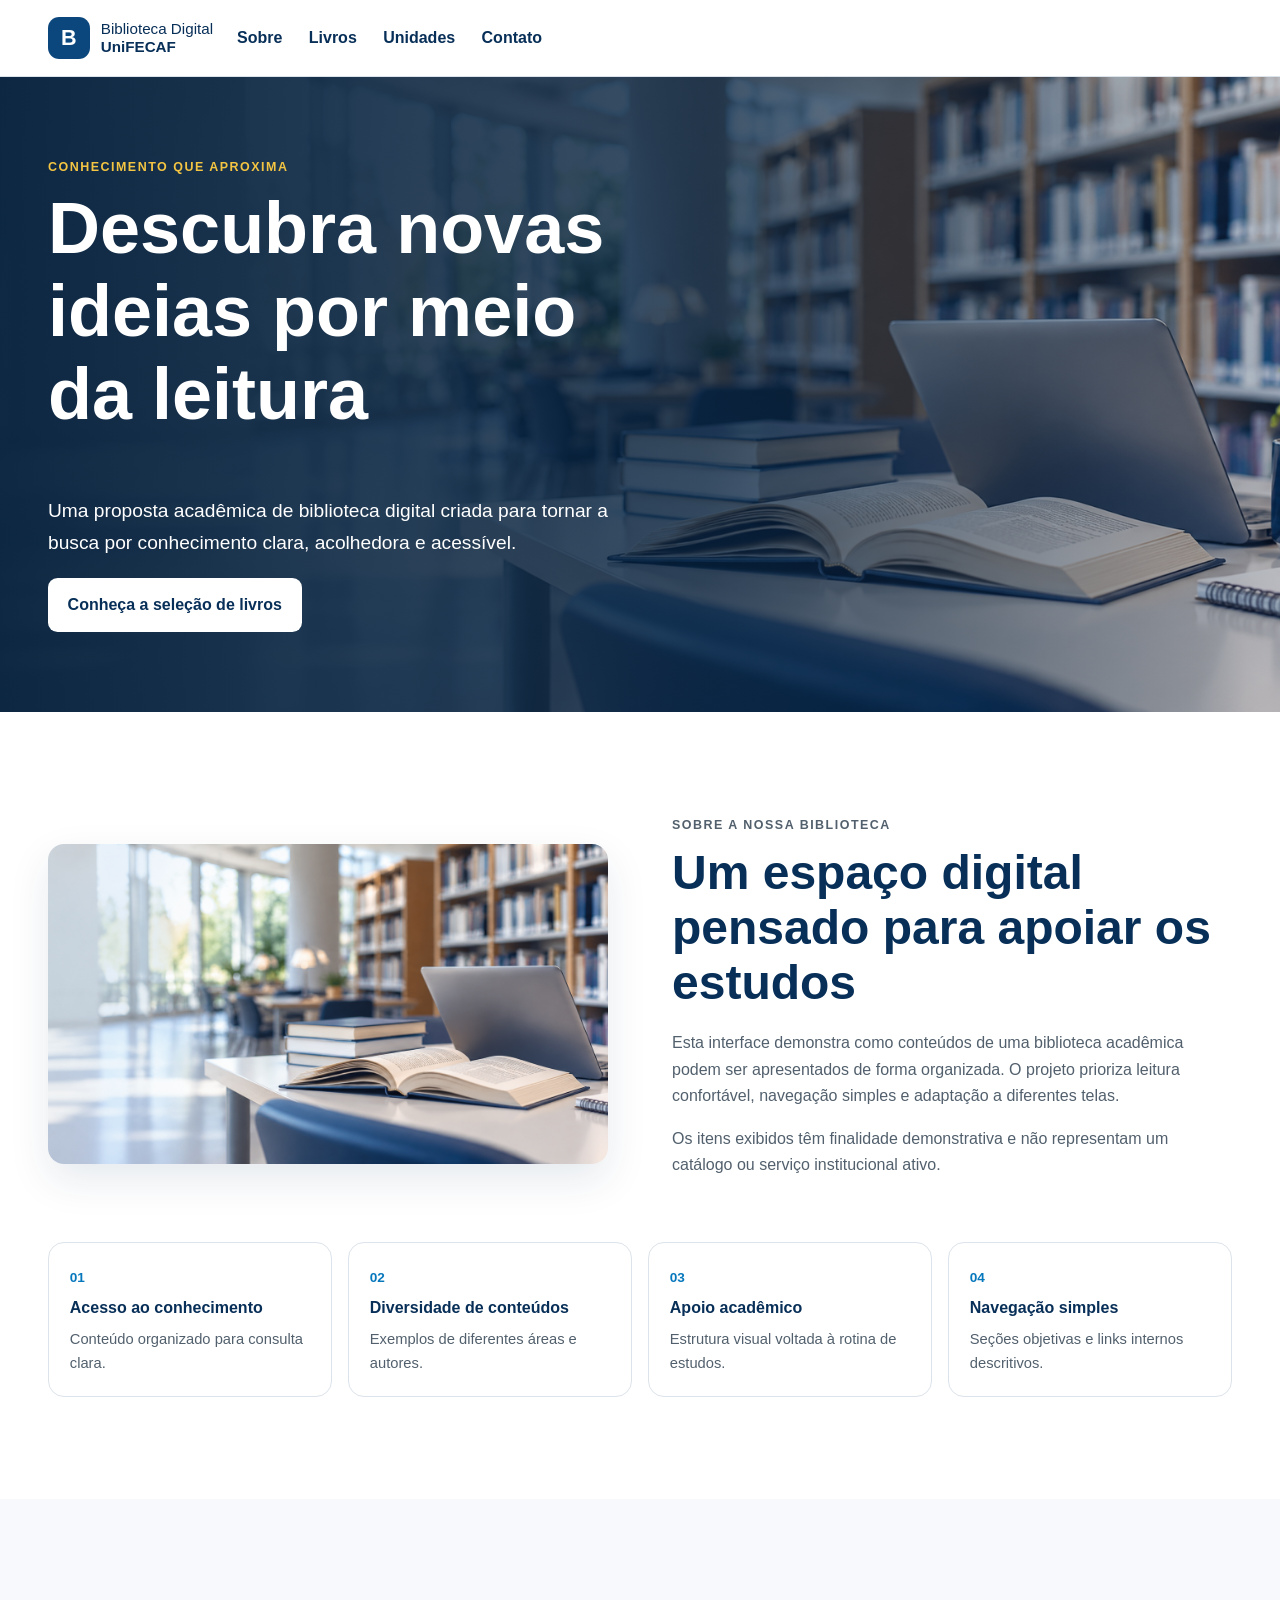
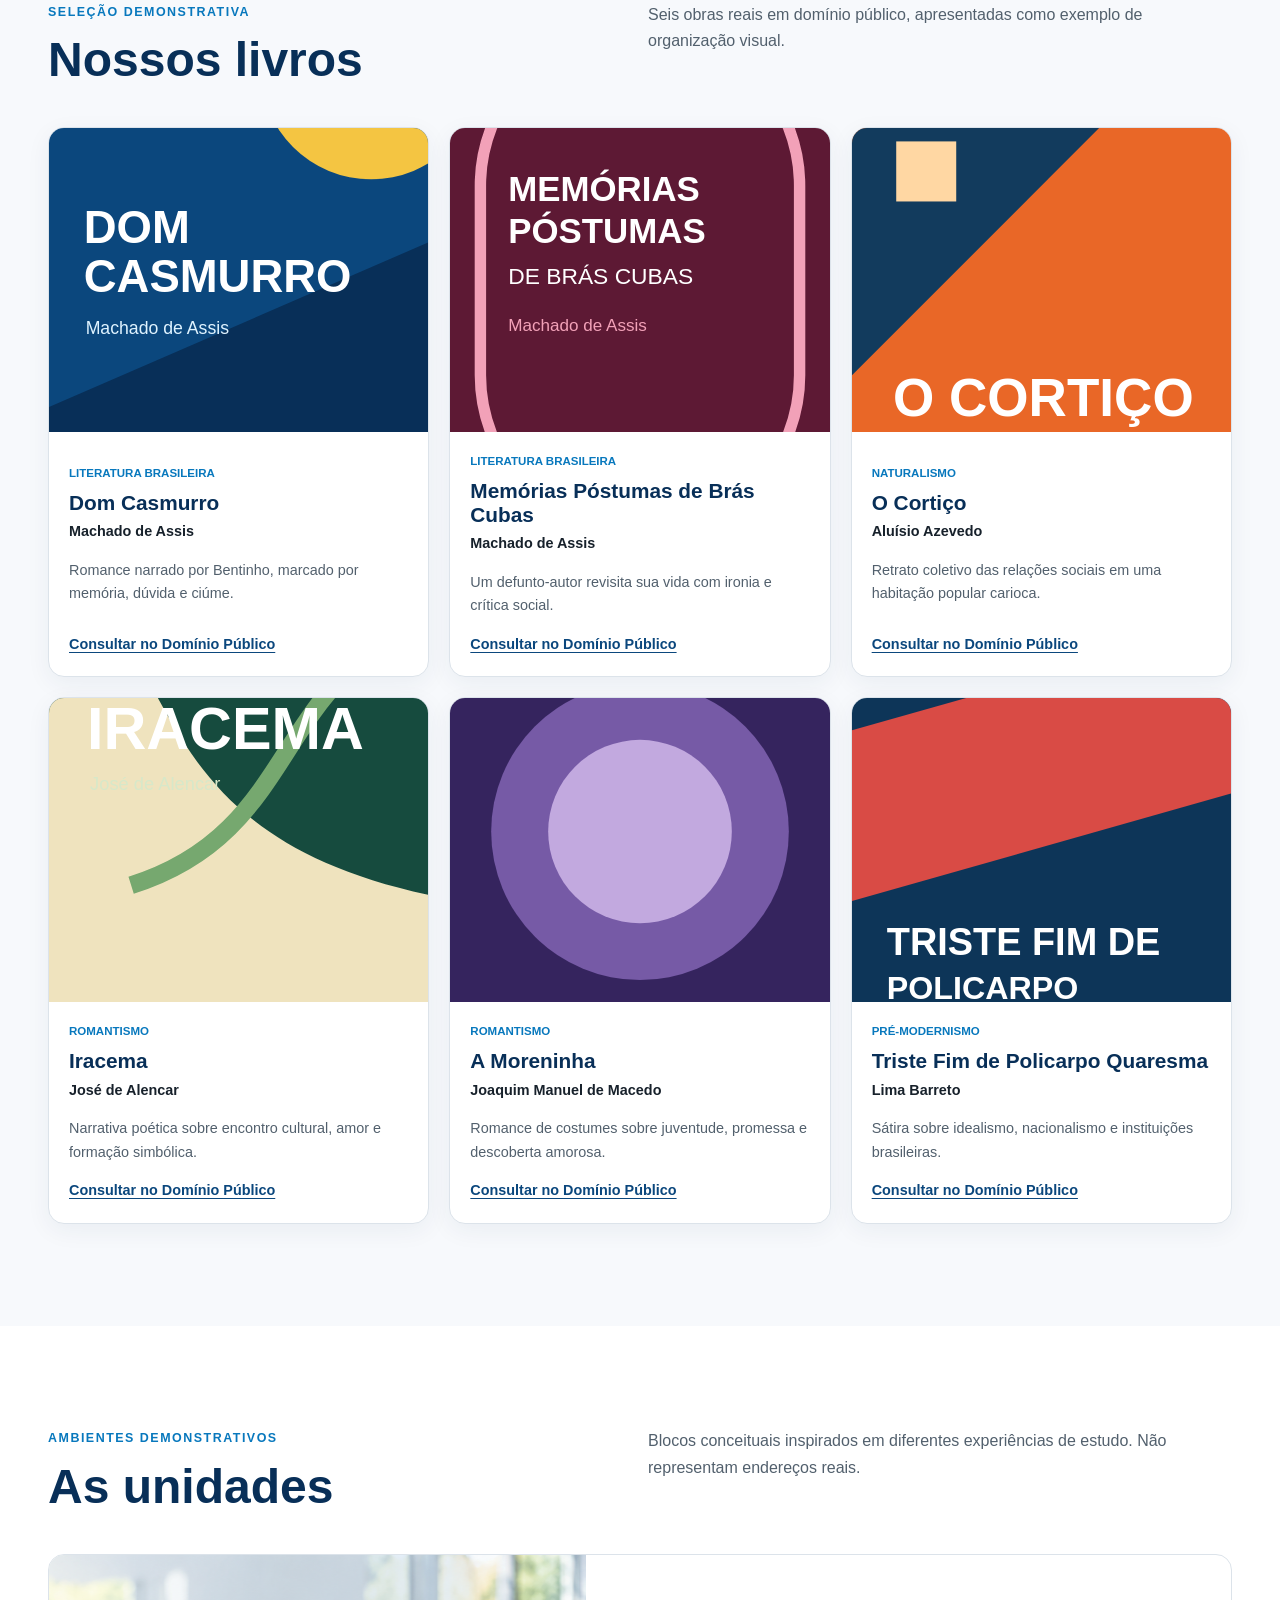
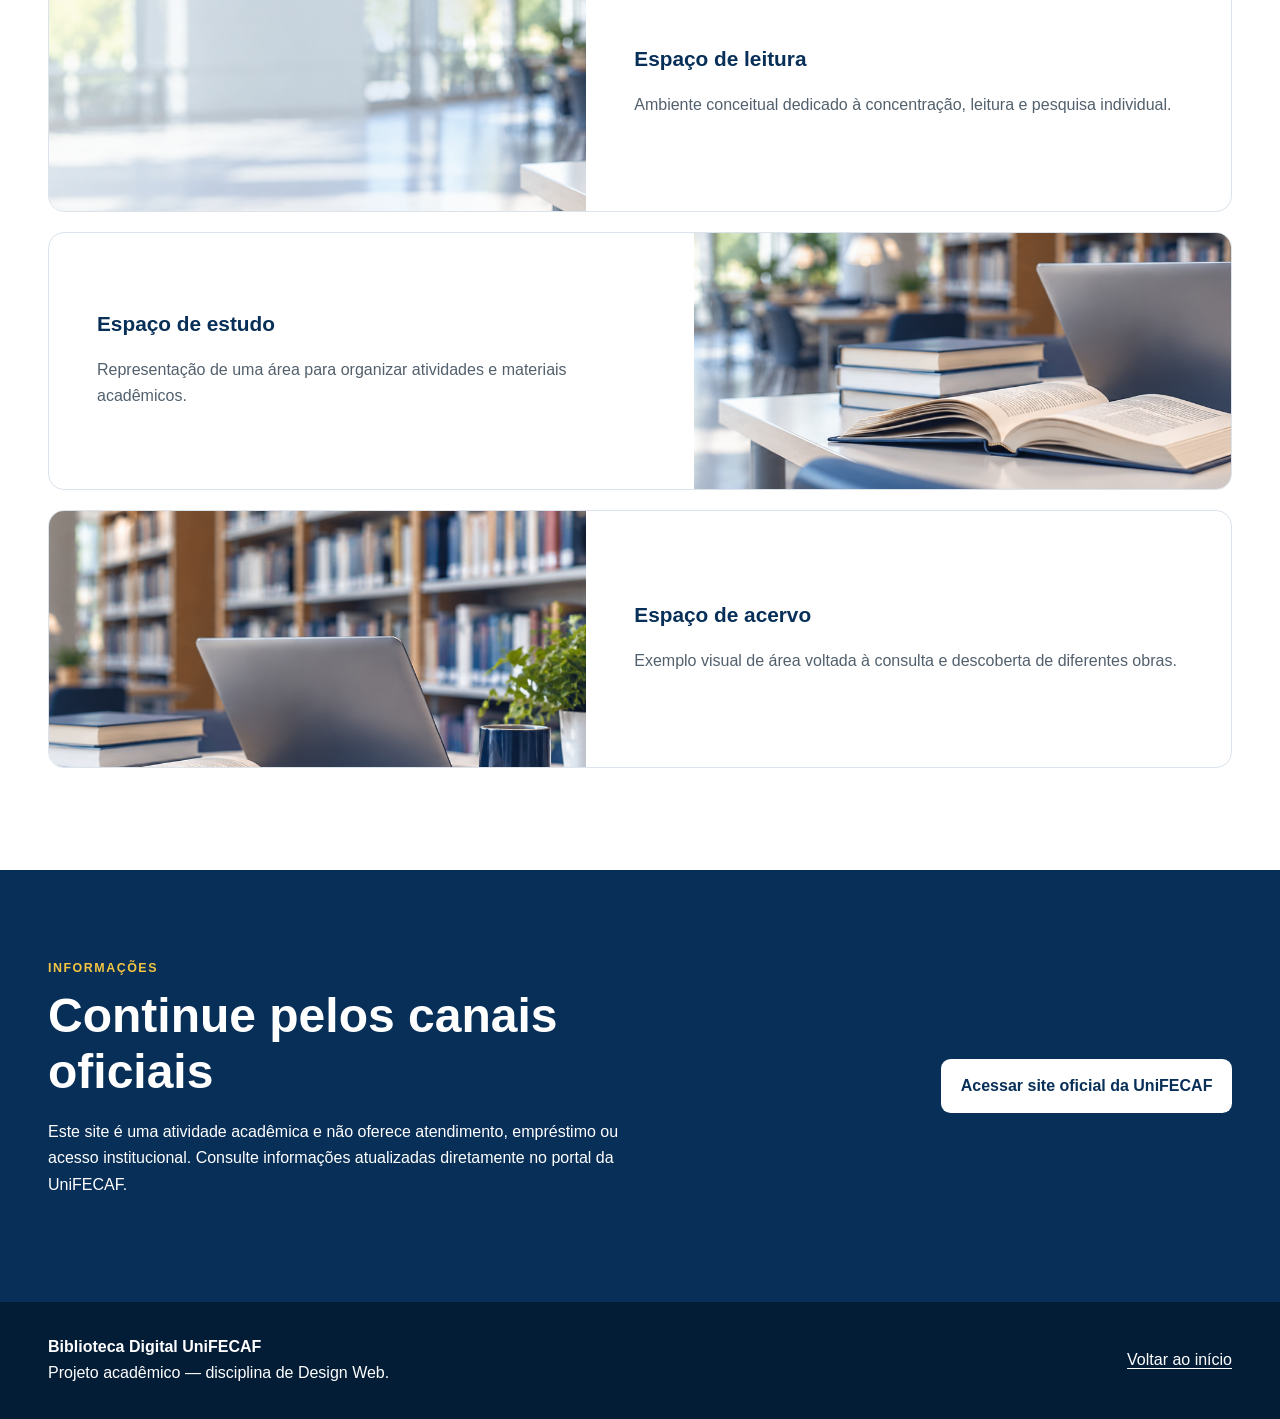
<file: index.html>
<!DOCTYPE html>
<html lang="pt-BR">
<head>
  <meta charset="UTF-8">
  <meta name="viewport" content="width=device-width, initial-scale=1.0">
  <meta name="description" content="Projeto acadêmico de uma interface responsiva para a Biblioteca Digital UniFECAF.">
  <title>Biblioteca Digital UniFECAF</title>
  <link rel="stylesheet" href="css/style.css">
</head>
<body>
  <a class="pular-conteudo" href="#conteudo">Pular para o conteúdo principal</a>

  <header class="cabecalho">
    <div class="container cabecalho__conteudo">
      <a class="marca" href="#inicio" aria-label="Biblioteca Digital UniFECAF — início">
        <span class="marca__simbolo" aria-hidden="true">B</span>
        <span>Biblioteca Digital <strong>UniFECAF</strong></span>
      </a>
      <nav aria-label="Navegação principal">
        <ul class="menu">
          <li><a href="#sobre">Sobre</a></li>
          <li><a href="#livros">Livros</a></li>
          <li><a href="#unidades">Unidades</a></li>
          <li><a href="#contato">Contato</a></li>
        </ul>
      </nav>
    </div>
  </header>

  <main id="conteudo">
    <section class="hero" id="inicio" aria-labelledby="titulo-principal">
      <img class="hero__imagem" src="assets/imagens/banner-biblioteca.png" alt="Livros abertos sobre mesa de estudos em uma biblioteca contemporânea">
      <div class="hero__sobreposicao" aria-hidden="true"></div>
      <div class="container hero__conteudo">
        <p class="rotulo">Conhecimento que aproxima</p>
        <h1 id="titulo-principal">Descubra novas ideias por meio da leitura</h1>
        <p>Uma proposta acadêmica de biblioteca digital criada para tornar a busca por conhecimento clara, acolhedora e acessível.</p>
        <a class="botao botao--claro" href="#livros">Conheça a seleção de livros</a>
      </div>
    </section>

    <section class="secao" id="sobre" aria-labelledby="titulo-sobre">
      <div class="container">
        <div class="sobre">
          <div class="sobre__imagem">
            <img src="assets/imagens/banner-biblioteca.png" alt="Ambiente de leitura com livros, notebook e estantes ao fundo">
          </div>
          <div class="sobre__texto">
            <p class="rotulo rotulo--azul">Sobre a nossa biblioteca</p>
            <h2 id="titulo-sobre">Um espaço digital pensado para apoiar os estudos</h2>
            <p>Esta interface demonstra como conteúdos de uma biblioteca acadêmica podem ser apresentados de forma organizada. O projeto prioriza leitura confortável, navegação simples e adaptação a diferentes telas.</p>
            <p>Os itens exibidos têm finalidade demonstrativa e não representam um catálogo ou serviço institucional ativo.</p>
          </div>
        </div>

        <ul class="beneficios" aria-label="Destaques da proposta">
          <li><span aria-hidden="true">01</span><strong>Acesso ao conhecimento</strong><p>Conteúdo organizado para consulta clara.</p></li>
          <li><span aria-hidden="true">02</span><strong>Diversidade de conteúdos</strong><p>Exemplos de diferentes áreas e autores.</p></li>
          <li><span aria-hidden="true">03</span><strong>Apoio acadêmico</strong><p>Estrutura visual voltada à rotina de estudos.</p></li>
          <li><span aria-hidden="true">04</span><strong>Navegação simples</strong><p>Seções objetivas e links internos descritivos.</p></li>
        </ul>
      </div>
    </section>

    <section class="secao secao--cinza" id="livros" aria-labelledby="titulo-livros">
      <div class="container">
        <div class="cabecalho-secao">
          <div>
            <p class="rotulo rotulo--azul">Seleção demonstrativa</p>
            <h2 id="titulo-livros">Nossos livros</h2>
          </div>
          <p>Seis obras reais em domínio público, apresentadas como exemplo de organização visual.</p>
        </div>

        <div class="grade-livros">
          <article class="card-livro">
            <img src="assets/imagens/capa-dom-casmurro.svg" alt="Capa ilustrativa de Dom Casmurro, em tons de azul e amarelo">
            <div class="card-livro__conteudo"><p class="categoria">Literatura brasileira</p><h3>Dom Casmurro</h3><p class="autor">Machado de Assis</p><p>Romance narrado por Bentinho, marcado por memória, dúvida e ciúme.</p><a href="https://www.dominiopublico.gov.br/" target="_blank" rel="noopener noreferrer">Consultar no Domínio Público <span class="sr-only">— abre em nova aba</span></a></div>
          </article>
          <article class="card-livro">
            <img src="assets/imagens/capa-memorias-postumas.svg" alt="Capa ilustrativa de Memórias Póstumas de Brás Cubas, em tons de vinho e rosa">
            <div class="card-livro__conteudo"><p class="categoria">Literatura brasileira</p><h3>Memórias Póstumas de Brás Cubas</h3><p class="autor">Machado de Assis</p><p>Um defunto-autor revisita sua vida com ironia e crítica social.</p><a href="https://www.dominiopublico.gov.br/" target="_blank" rel="noopener noreferrer">Consultar no Domínio Público <span class="sr-only">— abre em nova aba</span></a></div>
          </article>
          <article class="card-livro">
            <img src="assets/imagens/capa-o-cortico.svg" alt="Capa ilustrativa de O Cortiço, em tons de laranja e azul">
            <div class="card-livro__conteudo"><p class="categoria">Naturalismo</p><h3>O Cortiço</h3><p class="autor">Aluísio Azevedo</p><p>Retrato coletivo das relações sociais em uma habitação popular carioca.</p><a href="https://www.dominiopublico.gov.br/" target="_blank" rel="noopener noreferrer">Consultar no Domínio Público <span class="sr-only">— abre em nova aba</span></a></div>
          </article>
          <article class="card-livro">
            <img src="assets/imagens/capa-iracema.svg" alt="Capa ilustrativa de Iracema, em tons de verde e creme">
            <div class="card-livro__conteudo"><p class="categoria">Romantismo</p><h3>Iracema</h3><p class="autor">José de Alencar</p><p>Narrativa poética sobre encontro cultural, amor e formação simbólica.</p><a href="https://www.dominiopublico.gov.br/" target="_blank" rel="noopener noreferrer">Consultar no Domínio Público <span class="sr-only">— abre em nova aba</span></a></div>
          </article>
          <article class="card-livro">
            <img src="assets/imagens/capa-a-moreninha.svg" alt="Capa ilustrativa de A Moreninha, em tons de roxo e lilás">
            <div class="card-livro__conteudo"><p class="categoria">Romantismo</p><h3>A Moreninha</h3><p class="autor">Joaquim Manuel de Macedo</p><p>Romance de costumes sobre juventude, promessa e descoberta amorosa.</p><a href="https://www.dominiopublico.gov.br/" target="_blank" rel="noopener noreferrer">Consultar no Domínio Público <span class="sr-only">— abre em nova aba</span></a></div>
          </article>
          <article class="card-livro">
            <img src="assets/imagens/capa-triste-fim.svg" alt="Capa ilustrativa de Triste Fim de Policarpo Quaresma, em tons de azul e vermelho">
            <div class="card-livro__conteudo"><p class="categoria">Pré-modernismo</p><h3>Triste Fim de Policarpo Quaresma</h3><p class="autor">Lima Barreto</p><p>Sátira sobre idealismo, nacionalismo e instituições brasileiras.</p><a href="https://www.dominiopublico.gov.br/" target="_blank" rel="noopener noreferrer">Consultar no Domínio Público <span class="sr-only">— abre em nova aba</span></a></div>
          </article>
        </div>
      </div>
    </section>

    <section class="secao" id="unidades" aria-labelledby="titulo-unidades">
      <div class="container">
        <div class="cabecalho-secao">
          <div><p class="rotulo rotulo--azul">Ambientes demonstrativos</p><h2 id="titulo-unidades">As unidades</h2></div>
          <p>Blocos conceituais inspirados em diferentes experiências de estudo. Não representam endereços reais.</p>
        </div>
        <div class="grade-unidades">
          <article class="unidade"><div class="unidade__imagem unidade__imagem--leitura" role="img" aria-label="Recorte de ambiente de leitura iluminado"></div><div><h3>Espaço de leitura</h3><p>Ambiente conceitual dedicado à concentração, leitura e pesquisa individual.</p></div></article>
          <article class="unidade"><div class="unidade__imagem unidade__imagem--estudo" role="img" aria-label="Recorte de mesa de estudos com livros e notebook"></div><div><h3>Espaço de estudo</h3><p>Representação de uma área para organizar atividades e materiais acadêmicos.</p></div></article>
          <article class="unidade"><div class="unidade__imagem unidade__imagem--acervo" role="img" aria-label="Recorte de estantes com livros em biblioteca"></div><div><h3>Espaço de acervo</h3><p>Exemplo visual de área voltada à consulta e descoberta de diferentes obras.</p></div></article>
        </div>
      </div>
    </section>

    <section class="contato" id="contato" aria-labelledby="titulo-contato">
      <div class="container contato__conteudo">
        <div><p class="rotulo">Informações</p><h2 id="titulo-contato">Continue pelos canais oficiais</h2><p>Este site é uma atividade acadêmica e não oferece atendimento, empréstimo ou acesso institucional. Consulte informações atualizadas diretamente no portal da UniFECAF.</p></div>
        <a class="botao botao--claro" href="https://www.unifecaf.com.br/" target="_blank" rel="noopener noreferrer">Acessar site oficial da UniFECAF <span class="sr-only">— abre em nova aba</span></a>
      </div>
    </section>
  </main>

  <footer class="rodape">
    <div class="container rodape__conteudo"><p><strong>Biblioteca Digital UniFECAF</strong><br>Projeto acadêmico — disciplina de Design Web.</p><a href="#inicio">Voltar ao início</a></div>
  </footer>
</body>
</html>
</file>
<file: css/style.css>
:root {
  --azul-900: #082f58;
  --azul-800: #0b477d;
  --azul-600: #0878bd;
  --azul-100: #dff3ff;
  --amarelo: #f4c542;
  --branco: #ffffff;
  --cinza-050: #f7f9fc;
  --cinza-200: #dce3ea;
  --cinza-600: #52606d;
  --cinza-900: #17212b;
  --sombra: 0 1rem 2.5rem rgba(8, 47, 88, 0.1);
  --raio: 1rem;
  --largura: 74rem;
}

* { box-sizing: border-box; }
html { scroll-behavior: smooth; }
body { margin: 0; color: var(--cinza-900); background: var(--branco); font-family: Arial, Helvetica, sans-serif; font-size: 1rem; line-height: 1.65; }
img { display: block; max-width: 100%; }
a { color: inherit; text-underline-offset: 0.2em; }
h1, h2, h3, p { margin-top: 0; }
h1, h2, h3 { line-height: 1.15; }
h1 { max-width: 14ch; font-size: clamp(2.2rem, 7vw, 4.5rem); }
h2 { margin-bottom: 1.25rem; font-size: clamp(1.8rem, 5vw, 3rem); color: var(--azul-900); }
h3 { font-size: 1.3rem; }
:focus-visible { outline: 0.2rem solid var(--amarelo); outline-offset: 0.25rem; }
.container { width: min(100% - 2rem, var(--largura)); margin-inline: auto; }
.pular-conteudo { position: fixed; z-index: 100; top: 0.5rem; left: 0.5rem; padding: 0.75rem 1rem; transform: translateY(-150%); color: var(--branco); background: var(--azul-900); border-radius: 0.4rem; }
.pular-conteudo:focus { transform: translateY(0); }
.sr-only { position: absolute; width: 1px; height: 1px; padding: 0; margin: -1px; overflow: hidden; clip: rect(0, 0, 0, 0); white-space: nowrap; border: 0; }

.cabecalho { background: var(--branco); border-bottom: 1px solid var(--cinza-200); }
.cabecalho__conteudo { display: flex; flex-direction: column; gap: 0.8rem; padding-block: 1rem; }
.marca { display: flex; align-items: center; gap: 0.7rem; color: var(--azul-900); font-size: 0.95rem; line-height: 1.2; text-decoration: none; }
.marca__simbolo { display: grid; width: 2.6rem; aspect-ratio: 1; place-items: center; color: var(--branco); background: var(--azul-800); border-radius: 0.7rem; font-size: 1.35rem; font-weight: 800; }
.marca strong { display: block; }
.menu { display: flex; flex-wrap: wrap; gap: 0.25rem; padding: 0; margin: 0; list-style: none; }
.menu a { display: block; min-height: 2.75rem; padding: 0.55rem 0.7rem; color: var(--azul-900); border-radius: 0.5rem; font-weight: 700; text-decoration: none; }
.menu a:hover { background: var(--azul-100); }

.hero { position: relative; display: grid; min-height: 36rem; overflow: hidden; color: var(--branco); place-items: center; }
.hero__imagem, .hero__sobreposicao { position: absolute; inset: 0; width: 100%; height: 100%; }
.hero__imagem { object-fit: cover; object-position: 65% center; }
.hero__sobreposicao { background: linear-gradient(90deg, rgba(5, 32, 60, 0.96) 0%, rgba(5, 32, 60, 0.78) 55%, rgba(5, 32, 60, 0.25) 100%); }
.hero__conteudo { position: relative; z-index: 1; padding-block: 5rem; }
.hero__conteudo p:not(.rotulo) { max-width: 38rem; font-size: clamp(1rem, 2vw, 1.2rem); }
.rotulo { margin-bottom: 0.6rem; color: var(--amarelo); font-size: 0.78rem; font-weight: 800; letter-spacing: 0.12em; text-transform: uppercase; }
.rotulo--azul { color: var(--azul-600); }
.botao { display: inline-flex; min-height: 3rem; align-items: center; justify-content: center; padding: 0.75rem 1.1rem; border: 2px solid transparent; border-radius: 0.6rem; font-weight: 800; text-decoration: none; }
.botao--claro { color: var(--azul-900); background: var(--branco); }
.botao:hover { border-color: var(--amarelo); }

.secao { padding-block: clamp(4rem, 8vw, 7rem); scroll-margin-top: 1rem; }
.secao--cinza { background: var(--cinza-050); }
.sobre { display: grid; gap: 2rem; align-items: center; }
.sobre__imagem { overflow: hidden; border-radius: var(--raio); box-shadow: var(--sombra); }
.sobre__imagem img { width: 100%; min-height: 20rem; object-fit: cover; object-position: 72% center; }
.sobre__texto p { color: var(--cinza-600); }
.beneficios { display: grid; gap: 1rem; padding: 0; margin: 3rem 0 0; list-style: none; }
.beneficios li { padding: 1.3rem; border: 1px solid var(--cinza-200); border-radius: var(--raio); }
.beneficios span { color: var(--azul-600); font-size: 0.85rem; font-weight: 800; }
.beneficios strong { display: block; margin-block: 0.3rem; color: var(--azul-900); }
.beneficios p { margin: 0; color: var(--cinza-600); font-size: 0.92rem; }
.cabecalho-secao { display: grid; gap: 1rem; margin-bottom: 2.5rem; }
.cabecalho-secao h2 { margin-bottom: 0; }
.cabecalho-secao > p { max-width: 38rem; color: var(--cinza-600); }

.grade-livros { display: grid; gap: 1.25rem; }
.card-livro { display: grid; grid-template-columns: 7rem 1fr; overflow: hidden; background: var(--branco); border: 1px solid var(--cinza-200); border-radius: var(--raio); box-shadow: 0 0.4rem 1.5rem rgba(8, 47, 88, 0.06); }
.card-livro > img { width: 100%; height: 100%; min-height: 18rem; object-fit: cover; }
.card-livro__conteudo { display: flex; flex-direction: column; align-items: flex-start; padding: 1.25rem; }
.card-livro__conteudo h3 { margin-bottom: 0.35rem; color: var(--azul-900); }
.card-livro__conteudo p { color: var(--cinza-600); font-size: 0.9rem; }
.card-livro__conteudo .categoria { margin-bottom: 0.5rem; color: var(--azul-600); font-size: 0.72rem; font-weight: 800; text-transform: uppercase; }
.card-livro__conteudo .autor { margin-bottom: 0.9rem; color: var(--cinza-900); font-weight: 700; }
.card-livro__conteudo a { margin-top: auto; color: var(--azul-800); font-size: 0.9rem; font-weight: 800; }

.grade-unidades { display: grid; gap: 1.25rem; }
.unidade { overflow: hidden; border: 1px solid var(--cinza-200); border-radius: var(--raio); }
.unidade__imagem { min-height: 13rem; background-image: url("../assets/imagens/banner-biblioteca.png"); background-repeat: no-repeat; background-size: 230%; }
.unidade__imagem--leitura { background-position: 8% 50%; }
.unidade__imagem--estudo { background-position: 72% 70%; }
.unidade__imagem--acervo { background-position: 100% 25%; }
.unidade > div:last-child { padding: 1.4rem; }
.unidade h3 { color: var(--azul-900); }
.unidade p { margin: 0; color: var(--cinza-600); }
.contato { padding-block: clamp(3.5rem, 7vw, 5.5rem); color: var(--branco); background: var(--azul-900); }
.contato h2 { color: var(--branco); }
.contato__conteudo { display: grid; gap: 1.5rem; align-items: center; }
.contato__conteudo p:not(.rotulo) { max-width: 45rem; }
.rodape { padding-block: 2rem; color: var(--branco); background: #041d36; }
.rodape__conteudo { display: flex; flex-direction: column; gap: 1rem; justify-content: space-between; }
.rodape p { margin: 0; }

@media (min-width: 40rem) {
  .cabecalho__conteudo, .rodape__conteudo { flex-direction: row; align-items: center; }
  .menu { justify-content: flex-end; }
  .beneficios { grid-template-columns: repeat(2, 1fr); }
  .grade-livros { grid-template-columns: repeat(2, 1fr); }
  .card-livro { grid-template-columns: 1fr; }
  .card-livro > img { height: 19rem; min-height: 0; }
  .unidade { display: grid; grid-template-columns: minmax(15rem, 1fr) 1.2fr; align-items: stretch; }
  .unidade:nth-child(even) { grid-template-columns: 1.2fr minmax(15rem, 1fr); }
  .unidade:nth-child(even) .unidade__imagem { order: 2; }
  .unidade__imagem { min-height: 16rem; }
  .unidade > div:last-child { display: flex; flex-direction: column; justify-content: center; padding: clamp(1.5rem, 4vw, 3rem); }
  .cabecalho-secao, .contato__conteudo { grid-template-columns: 1fr 1fr; }
  .contato__conteudo .botao { justify-self: end; }
}

@media (min-width: 64rem) {
  .sobre { grid-template-columns: 1fr 1fr; gap: 4rem; }
  .beneficios { grid-template-columns: repeat(4, 1fr); }
  .grade-livros { grid-template-columns: repeat(3, 1fr); }
}

@media (prefers-reduced-motion: reduce) { html { scroll-behavior: auto; } }
</file>
